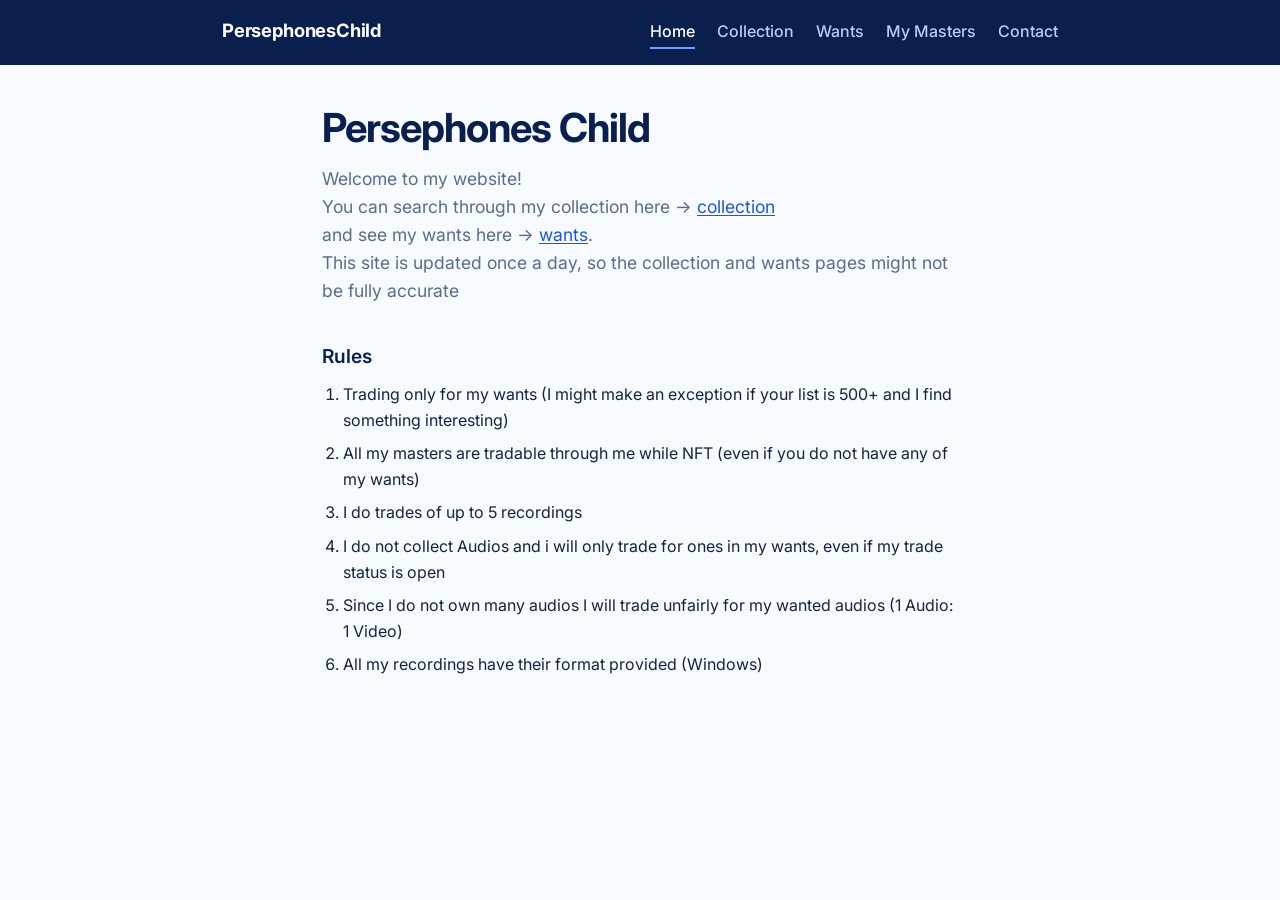
<file: index.html>
<!DOCTYPE html>
<html lang="en">
<head>
<meta charset="utf-8">
<meta name="viewport" content="width=device-width, initial-scale=1">
<title>PersephonesChild</title>
<link href="https://fonts.bunny.net/css?family=inter:400,500,600,700&amp;display=swap" rel="stylesheet">
<link rel="stylesheet" href="css/style.css">
</head>
<body data-page="home">
<header class="site-header">
  <div class="wrap header-inner">
    <a class="brand" href="index.html">PersephonesChild</a>
    <nav class="main-nav" aria-label="Main">
      <a href="index.html" data-page="home">Home</a>
      <a href="collection.html" data-page="collection">Collection</a>
      <a href="wants.html" data-page="wants">Wants</a>
      <a href="masters.html" data-page="masters">My Masters</a>
      <a href="contact.html" data-page="contact">Contact</a>
    </nav>
  </div>
</header>
<main class="wrap narrow">
  <h1>Persephones Child</h1>
  <p class="intro">Welcome to my website! 
    <br />You can search through my collection here -> <a href="collection.html">collection</a> 
    <br />and see my wants here -> <a href="wants.html">wants</a>.
    <br />This site is updated once a day, so the collection and wants pages might not be fully accurate
  </p>
  <h2>Rules</h2>
  <ol class="rules">
    <li>Trading only for my wants (I might make an exception if your list is 500+ and I find something interesting)</li>
    <li>All my masters are tradable through me while NFT (even if you do not have any of my wants)</li>
    <li>I do trades of up to 5 recordings</li>
    <li>I do not collect Audios and i will only trade for ones in my wants, even if my trade status is open</li>
    <li>Since I do not own many audios I will trade unfairly for my wanted audios (1 Audio: 1 Video)</li>
    <li>All my recordings have their format provided (Windows)</li>
  </ol>
</main>
<script src="js/app.js"></script>
</body>
</html>
</file>
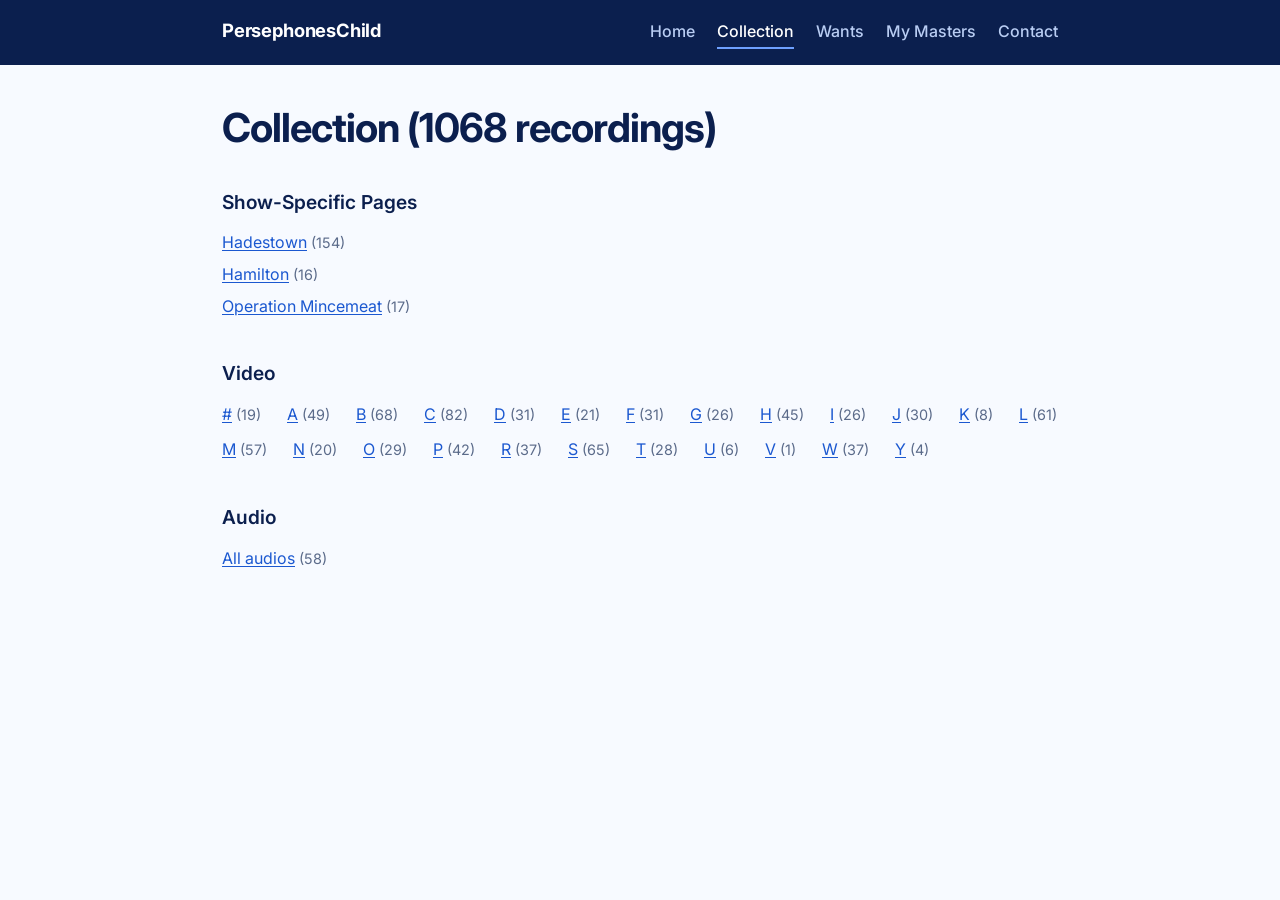
<file: collection.html>
<!DOCTYPE html>
<html lang="en">
<head>
<meta charset="utf-8">
<meta name="viewport" content="width=device-width, initial-scale=1">
<title>Collection</title>
<link href="https://fonts.bunny.net/css?family=inter:400,500,600,700&amp;display=swap" rel="stylesheet">
<link rel="stylesheet" href="css/style.css">
</head>
<body data-page="collection">
<header class="site-header">
  <div class="wrap header-inner">
    <a class="brand" href="index.html">PersephonesChild</a>
    <nav class="main-nav" aria-label="Main">
      <a href="index.html" data-page="home">Home</a>
      <a href="collection.html" data-page="collection">Collection</a>
      <a href="wants.html" data-page="wants">Wants</a>
      <a href="masters.html" data-page="masters">My Masters</a>
      <a href="contact.html" data-page="contact">Contact</a>
    </nav>
  </div>
</header>
<main class="wrap">
  <h1 id="title">Collection</h1>
  <nav class="subnav" id="subnav" aria-label="Collection sections" hidden></nav>
  <div id="landing" hidden></div>
  <div id="results" hidden>
    <div class="toolbar">
      <label class="search"><span class="sr-only">Search this page</span>
        <input type="search" id="search" placeholder="Search this page"></label>
      <span class="count" id="count" aria-live="polite"></span>
    </div>
    <p class="legend"><span class="nft-sample">Red entries</span> are NFT (not for trade).</p>
    <div id="list" class="list"><p class="status">Loading&hellip;</p></div>
  </div>
</main>
<script src="js/app.js"></script>
</body>
</html>
</file>
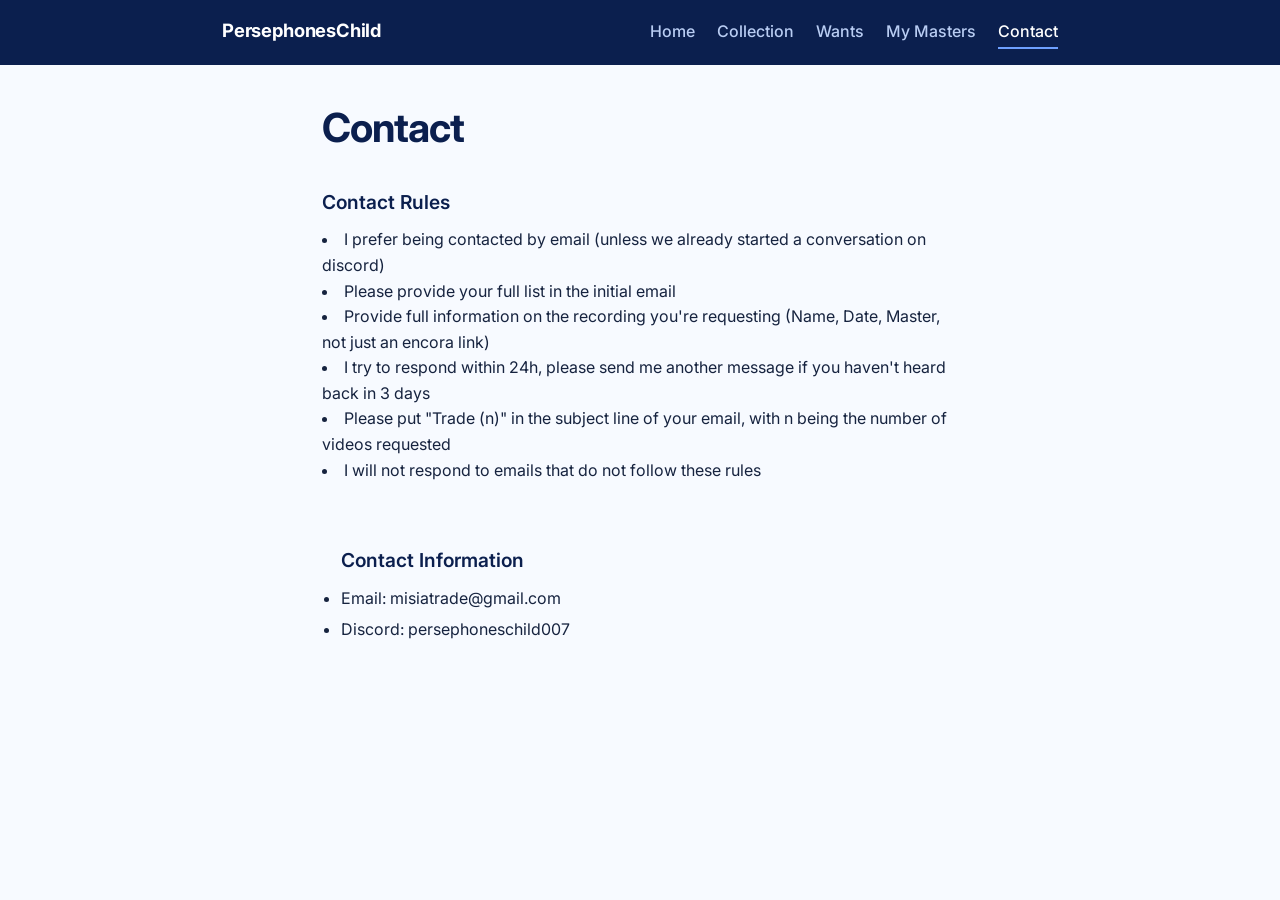
<file: contact.html>
<!DOCTYPE html>
<html lang="en">
<head>
<meta charset="utf-8">
<meta name="viewport" content="width=device-width, initial-scale=1">
<title>Contact</title>
<link href="https://fonts.bunny.net/css?family=inter:400,500,600,700&amp;display=swap" rel="stylesheet">
<link rel="stylesheet" href="css/style.css">
</head>
<body data-page="contact">
<header class="site-header">
  <div class="wrap header-inner">
    <a class="brand" href="index.html">PersephonesChild</a>
    <nav class="main-nav" aria-label="Main">
      <a href="index.html" data-page="home">Home</a>
      <a href="collection.html" data-page="collection">Collection</a>
      <a href="wants.html" data-page="wants">Wants</a>
      <a href="masters.html" data-page="masters">My Masters</a>
      <a href="contact.html" data-page="contact">Contact</a>
    </nav>
  </div>
</header>
<main class="wrap narrow">
  <h1>Contact</h1>
  <section>
    <h2>Contact Rules</h2>
    <li>I prefer being contacted by email (unless we already started a conversation on discord)</li>
    <li>Please provide your full list in the initial email</li>
    <li>Provide full information on the recording you're requesting (Name, Date, Master, not just an encora link)</li>
    <li>I try to respond within 24h, please send me another message if you haven't heard back in 3 days</li>
    <li>Please put "Trade (n)" in the subject line of your email, with n being the number of videos requested</li>
    <li>I will not respond to emails that do not follow these rules</li>
    <br/>
    <ul class="contact-list">
      <h2>Contact Information</h2>
      <li>Email: misiatrade@gmail.com</li>
      <li>Discord: persephoneschild007</li>
    </ul>
  </section>
</main>
<script src="js/app.js"></script>
</body>
</html>
</file>
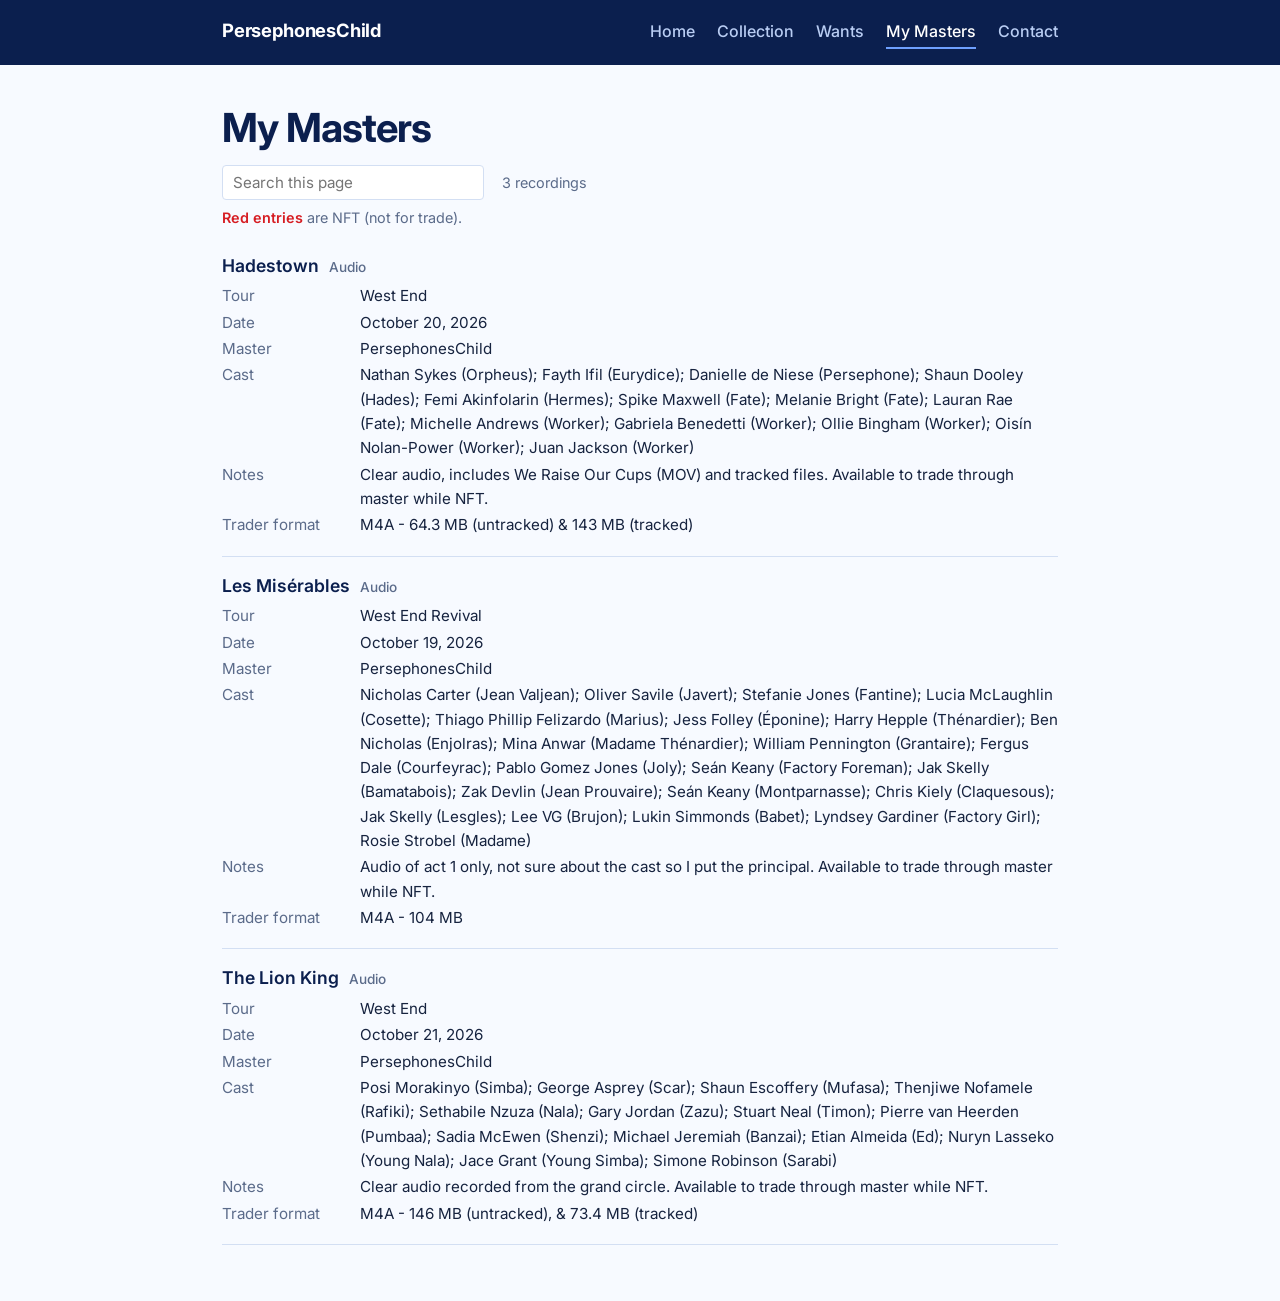
<file: masters.html>
<!DOCTYPE html>
<html lang="en">
<head>
<meta charset="utf-8">
<meta name="viewport" content="width=device-width, initial-scale=1">
<title>My Masters</title>
<link href="https://fonts.bunny.net/css?family=inter:400,500,600,700&amp;display=swap" rel="stylesheet">
<link rel="stylesheet" href="css/style.css">
</head>
<body data-page="masters">
<header class="site-header">
  <div class="wrap header-inner">
    <a class="brand" href="index.html">PersephonesChild</a>
    <nav class="main-nav" aria-label="Main">
      <a href="index.html" data-page="home">Home</a>
      <a href="collection.html" data-page="collection">Collection</a>
      <a href="wants.html" data-page="wants">Wants</a>
      <a href="masters.html" data-page="masters">My Masters</a>
      <a href="contact.html" data-page="contact">Contact</a>
    </nav>
  </div>
</header>
<main class="wrap">
  <h1>My Masters</h1>
  <div class="toolbar">
    <label class="search"><span class="sr-only">Search this page</span>
      <input type="search" id="search" placeholder="Search this page"></label>
    <span class="count" id="count" aria-live="polite"></span>
  </div>
  <p class="legend"><span class="nft-sample">Red entries</span> are NFT (not for trade).</p>
  <div id="list" class="list"><p class="status">Loading&hellip;</p></div>
</main>
<script src="js/app.js"></script>
</body>
</html>
</file>
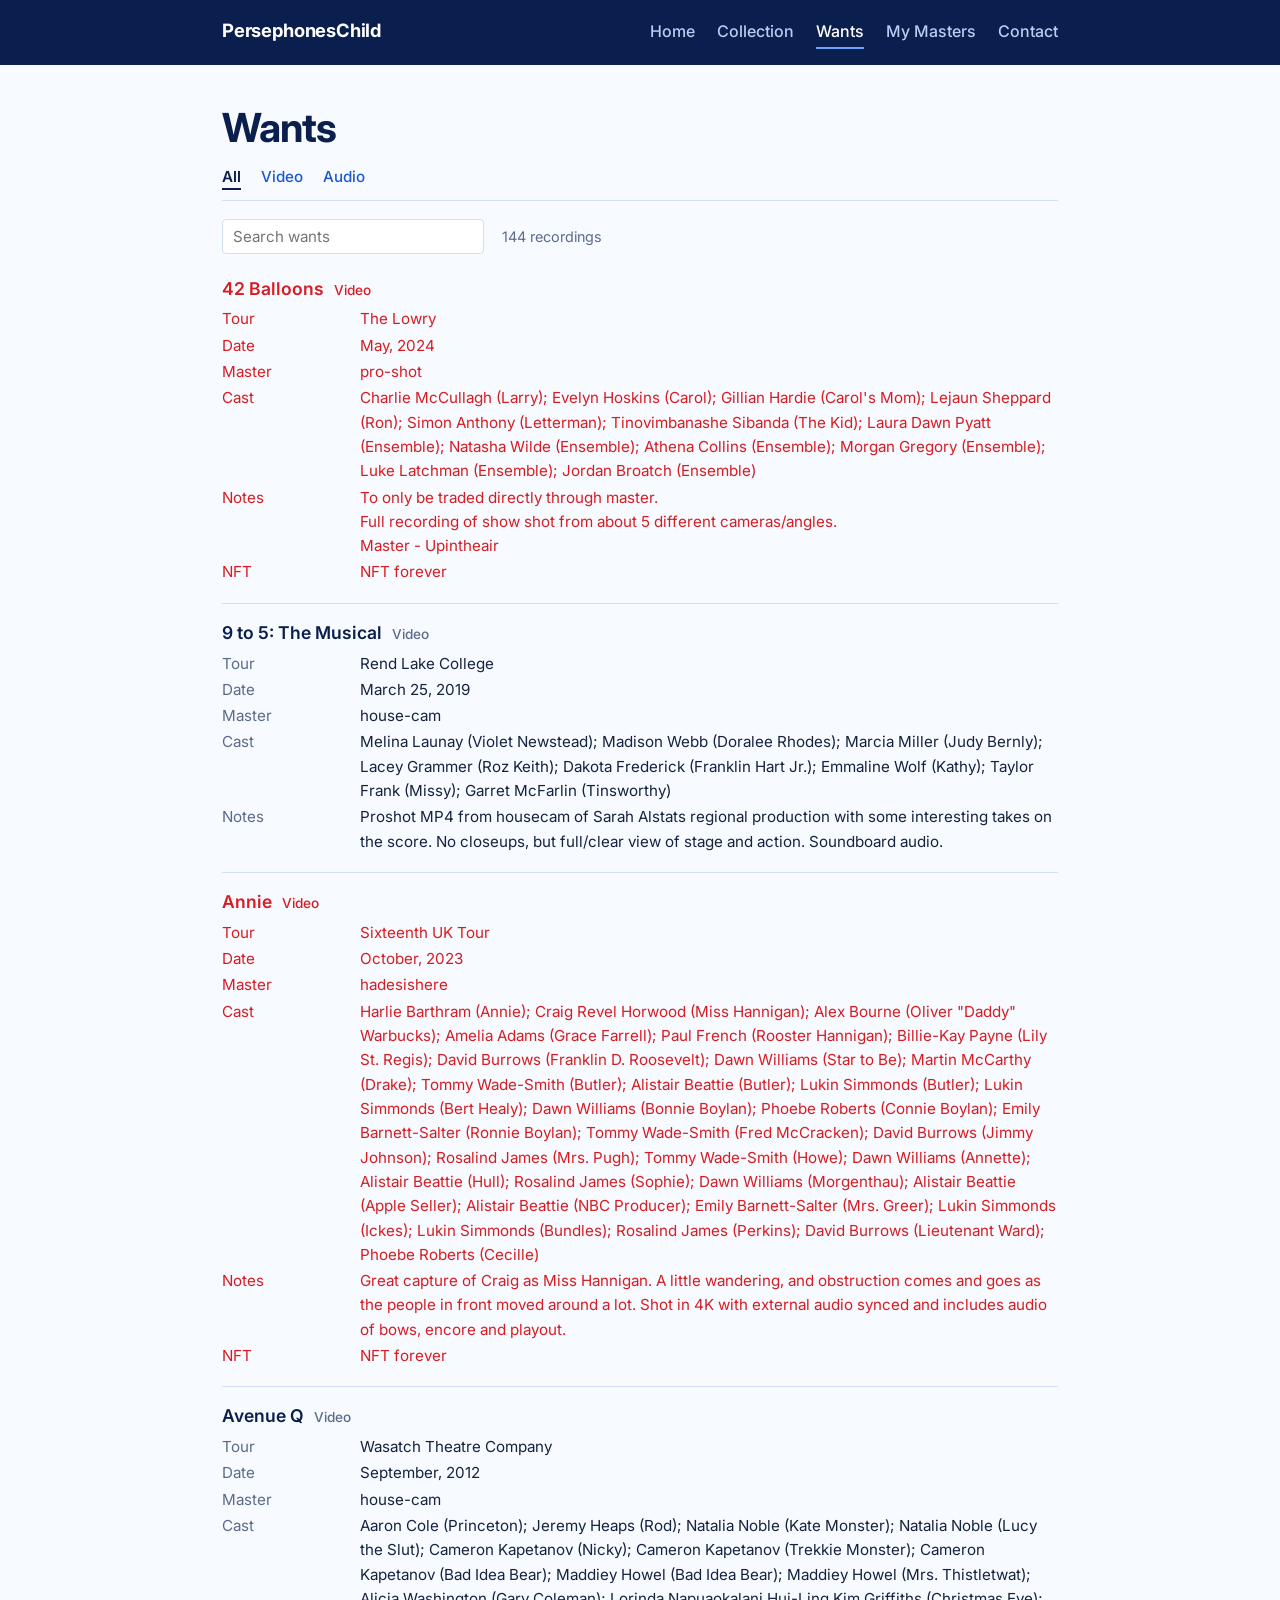
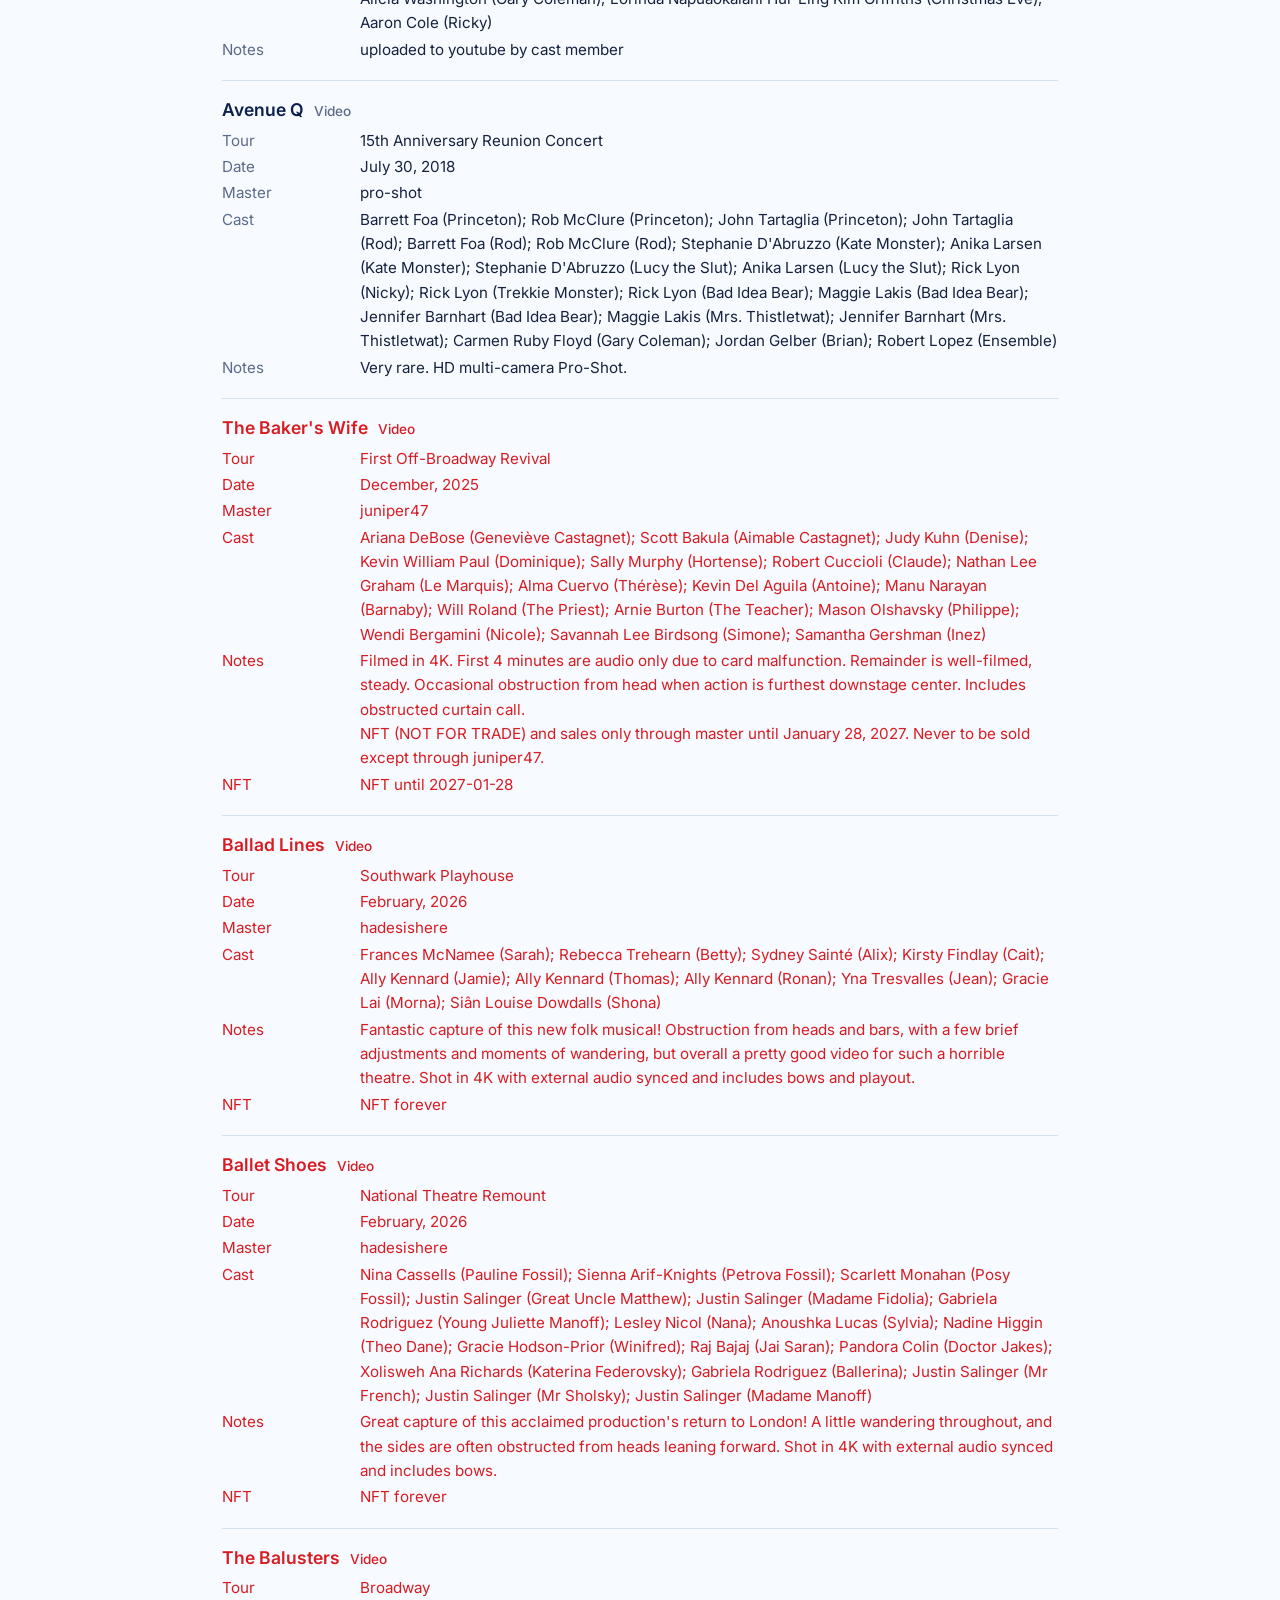
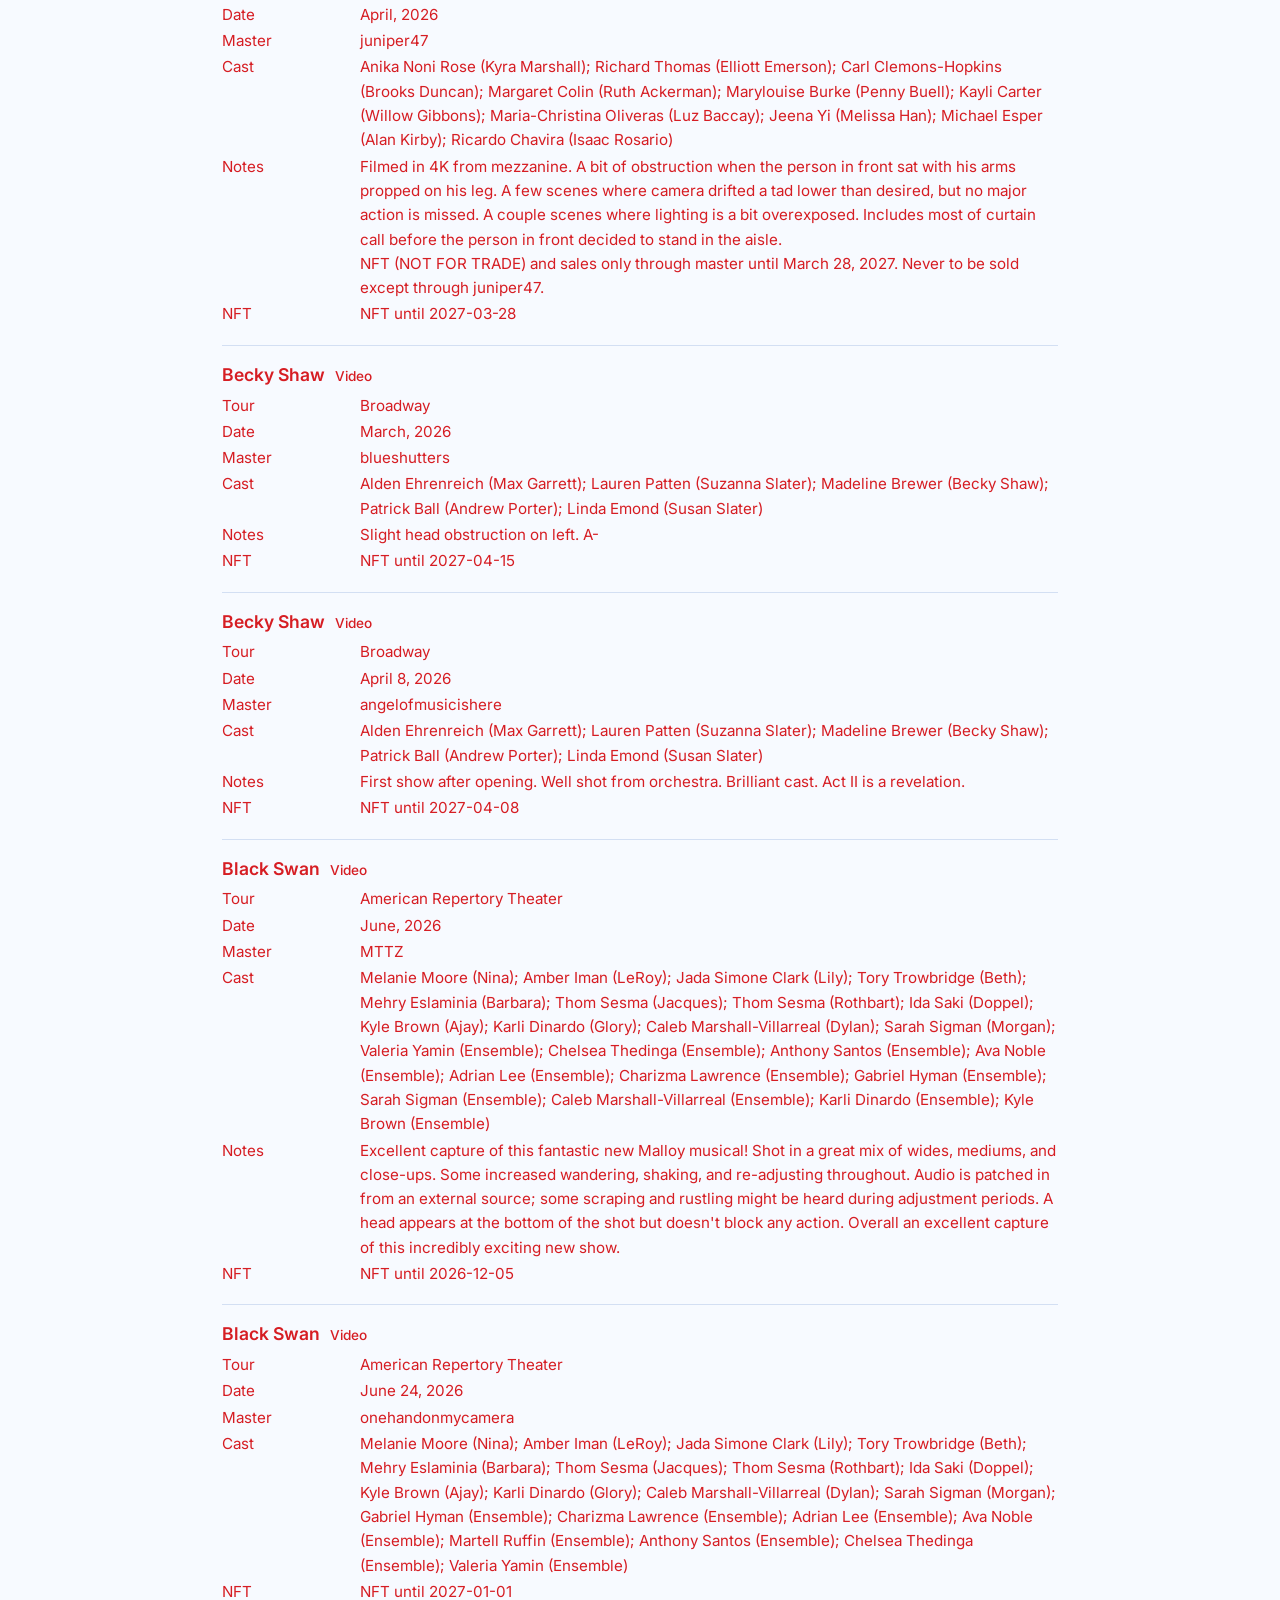
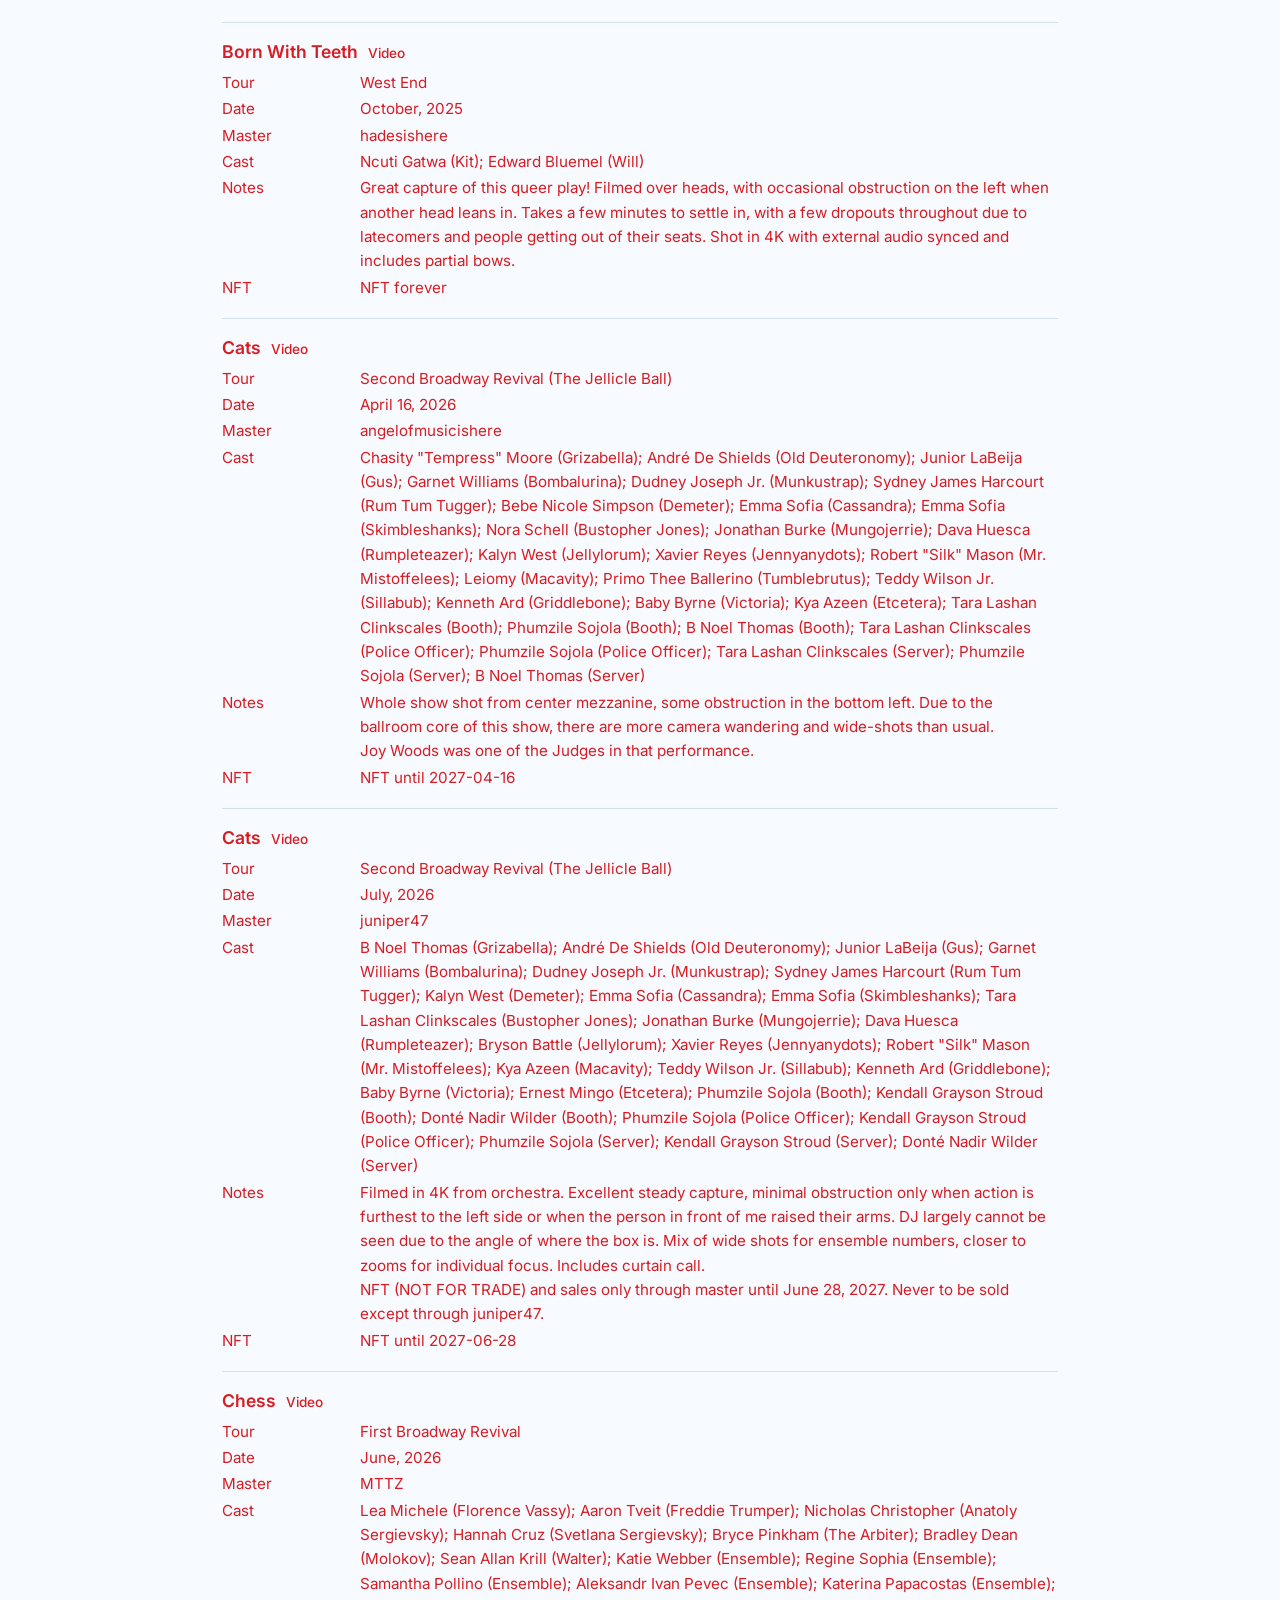
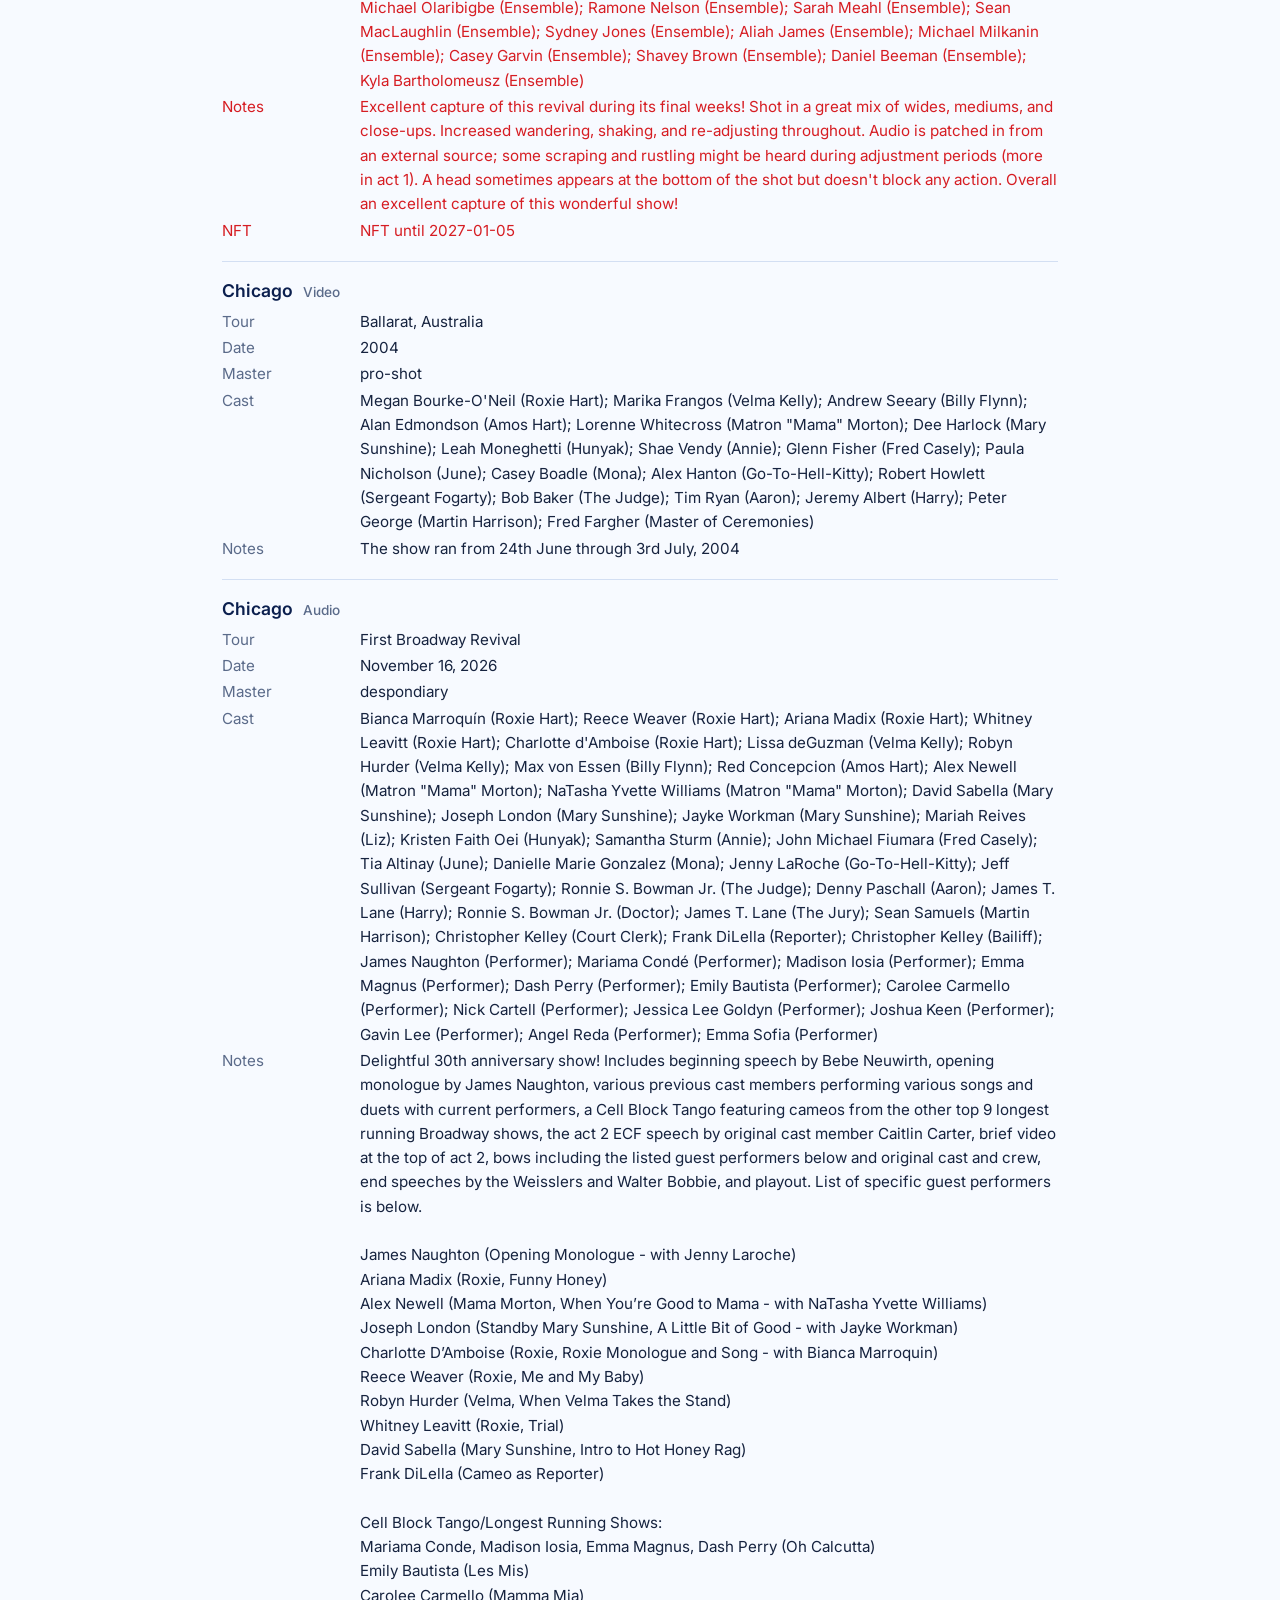
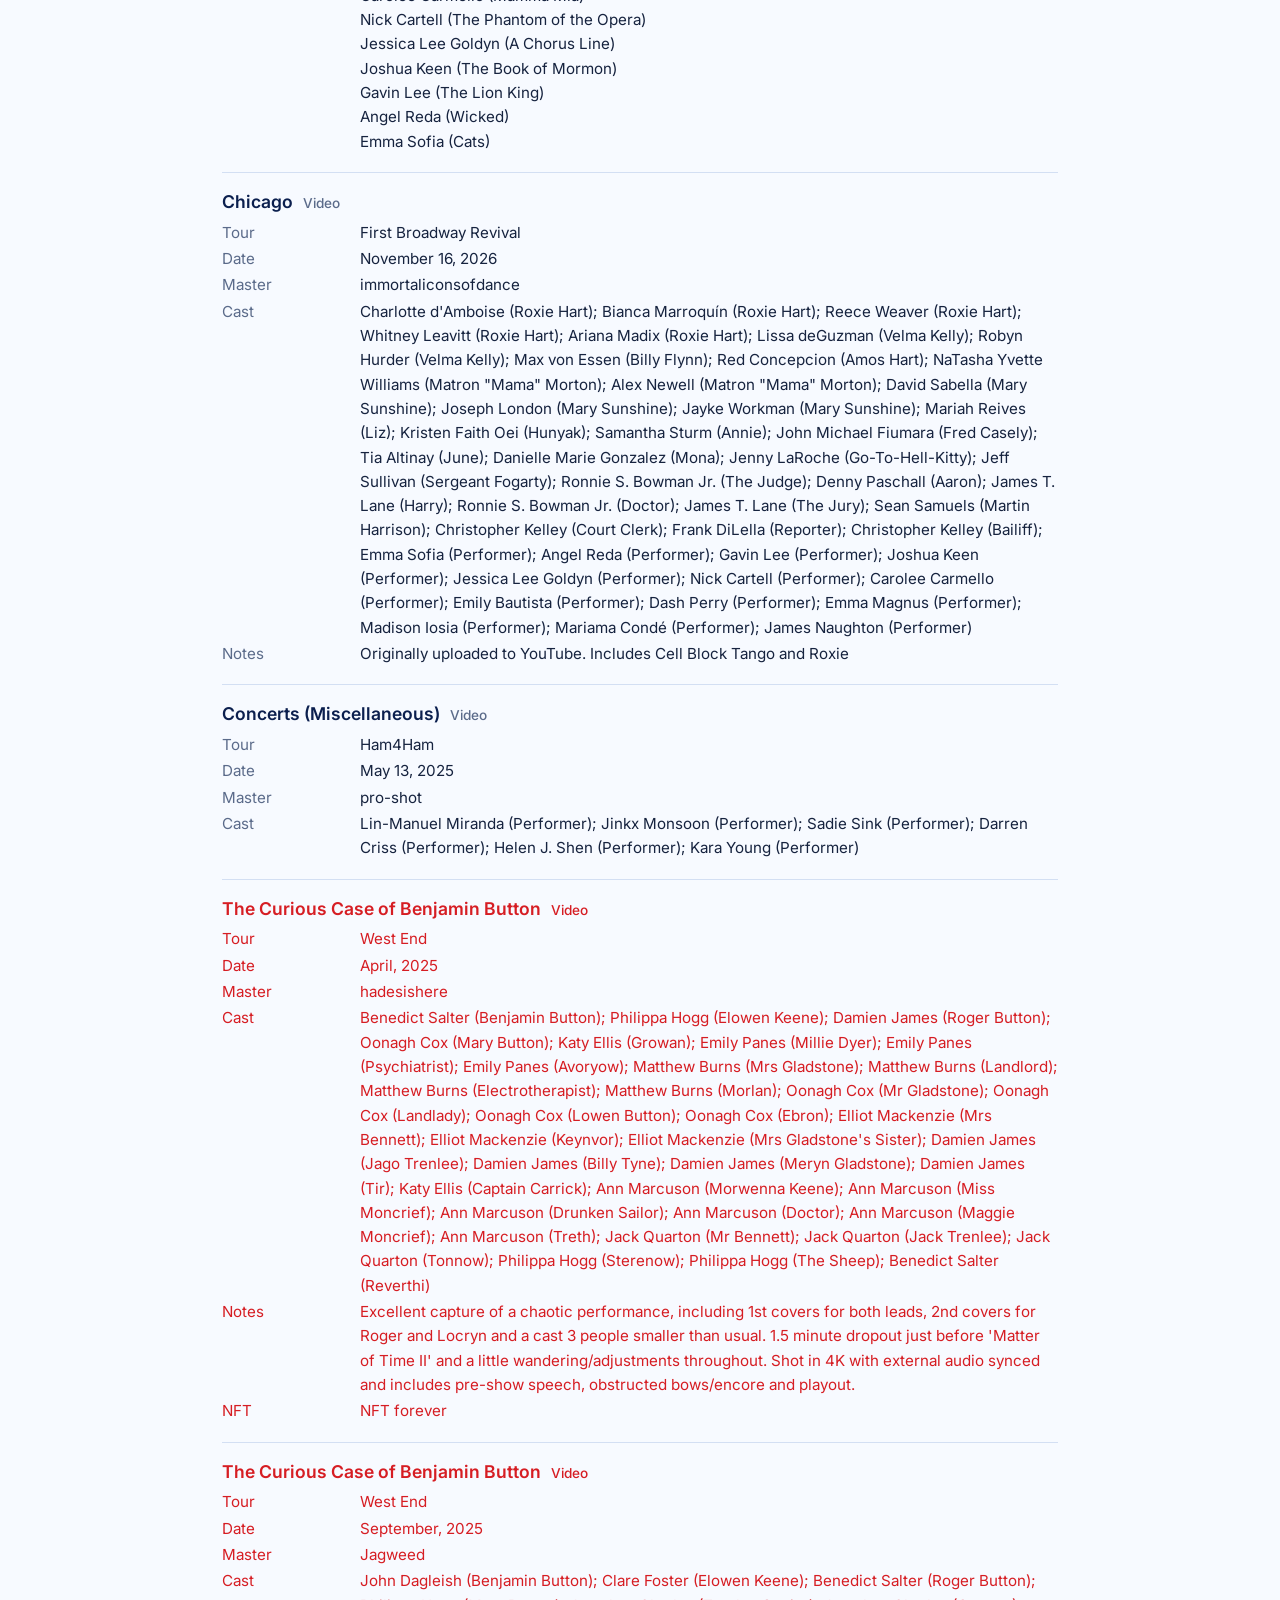
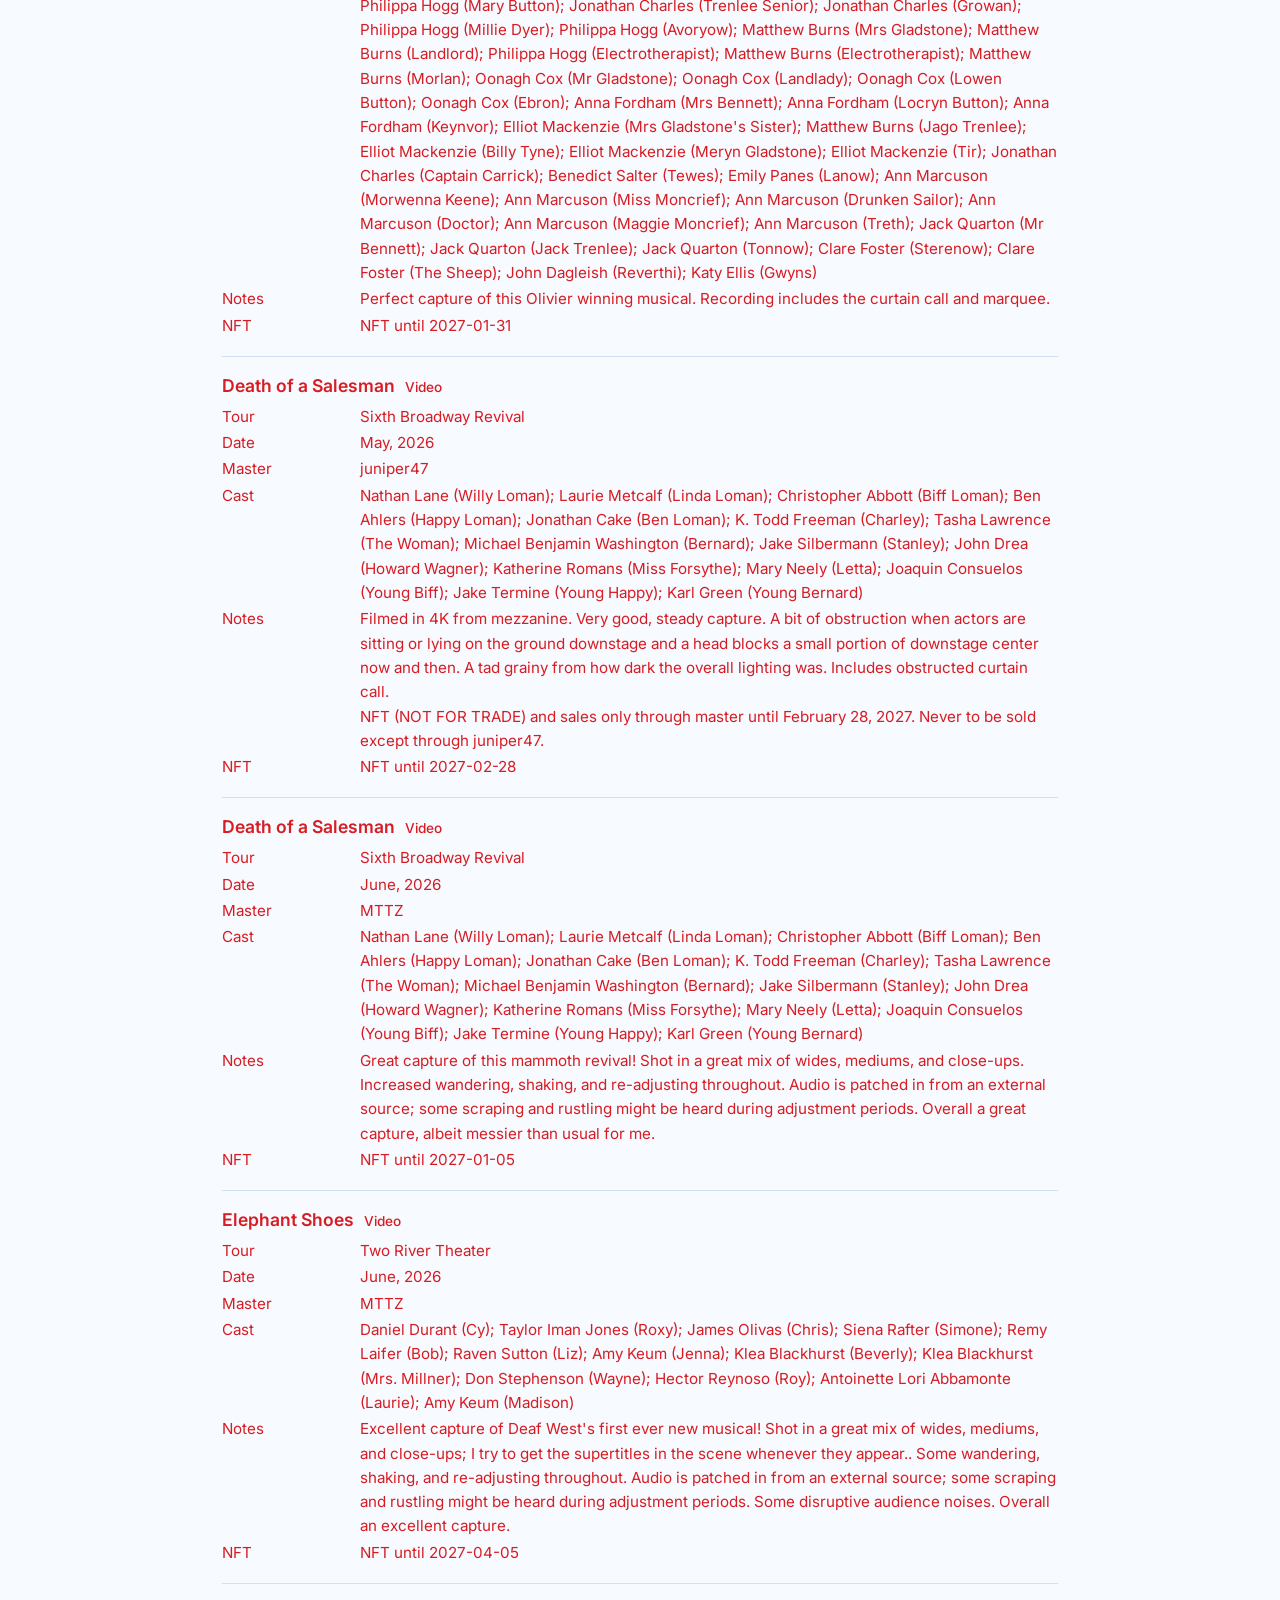
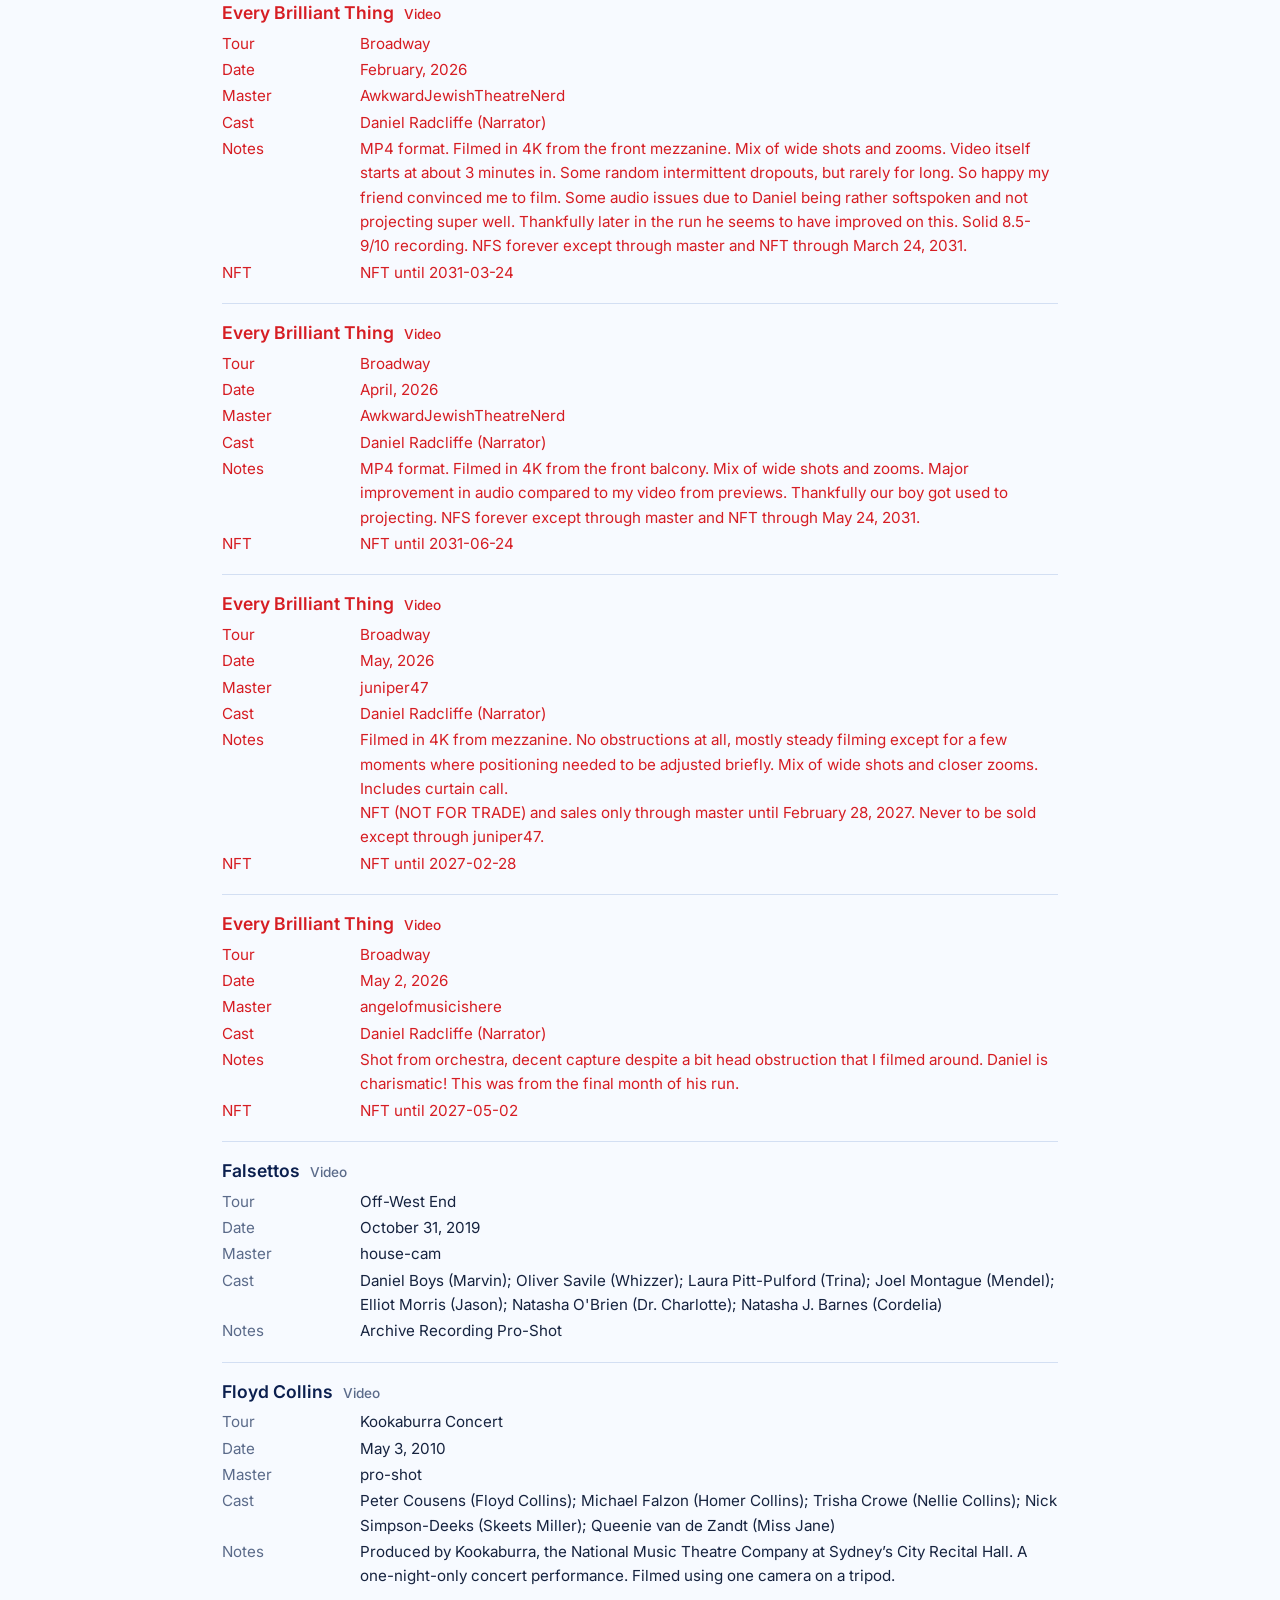
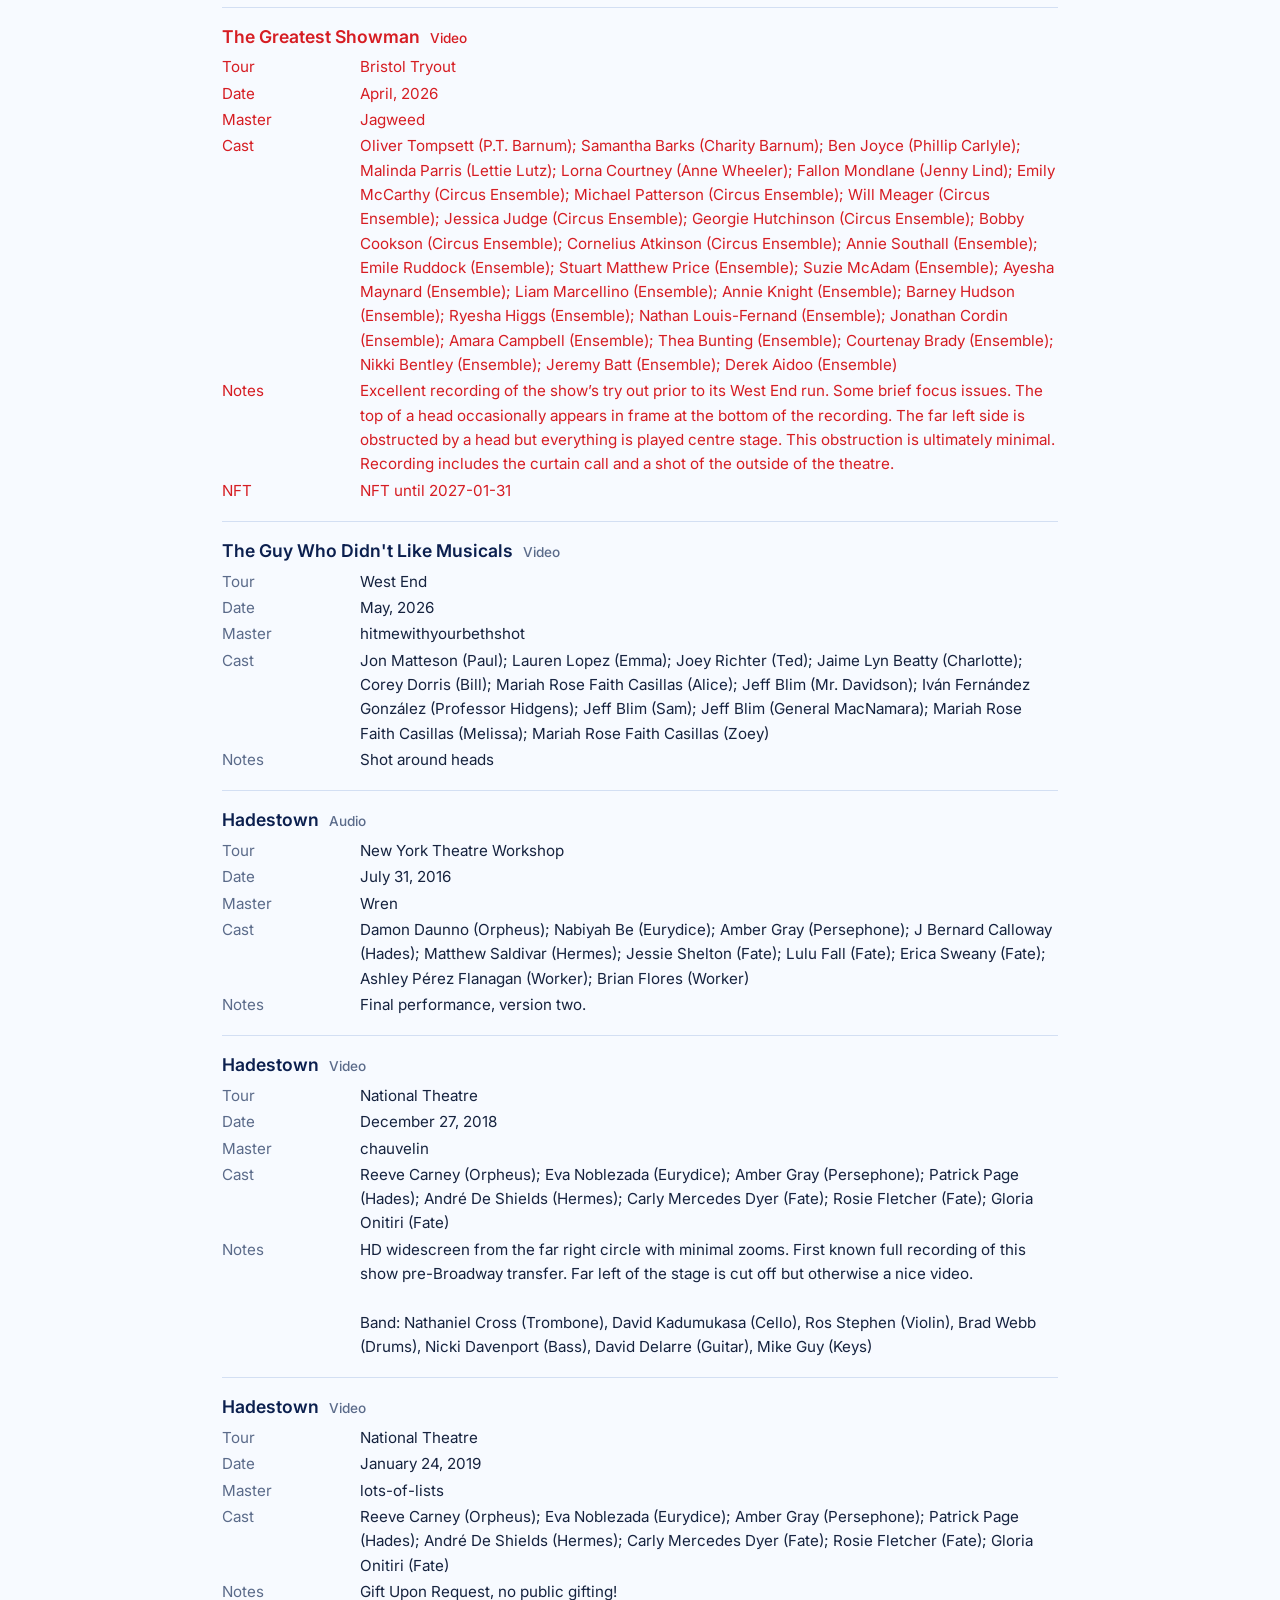
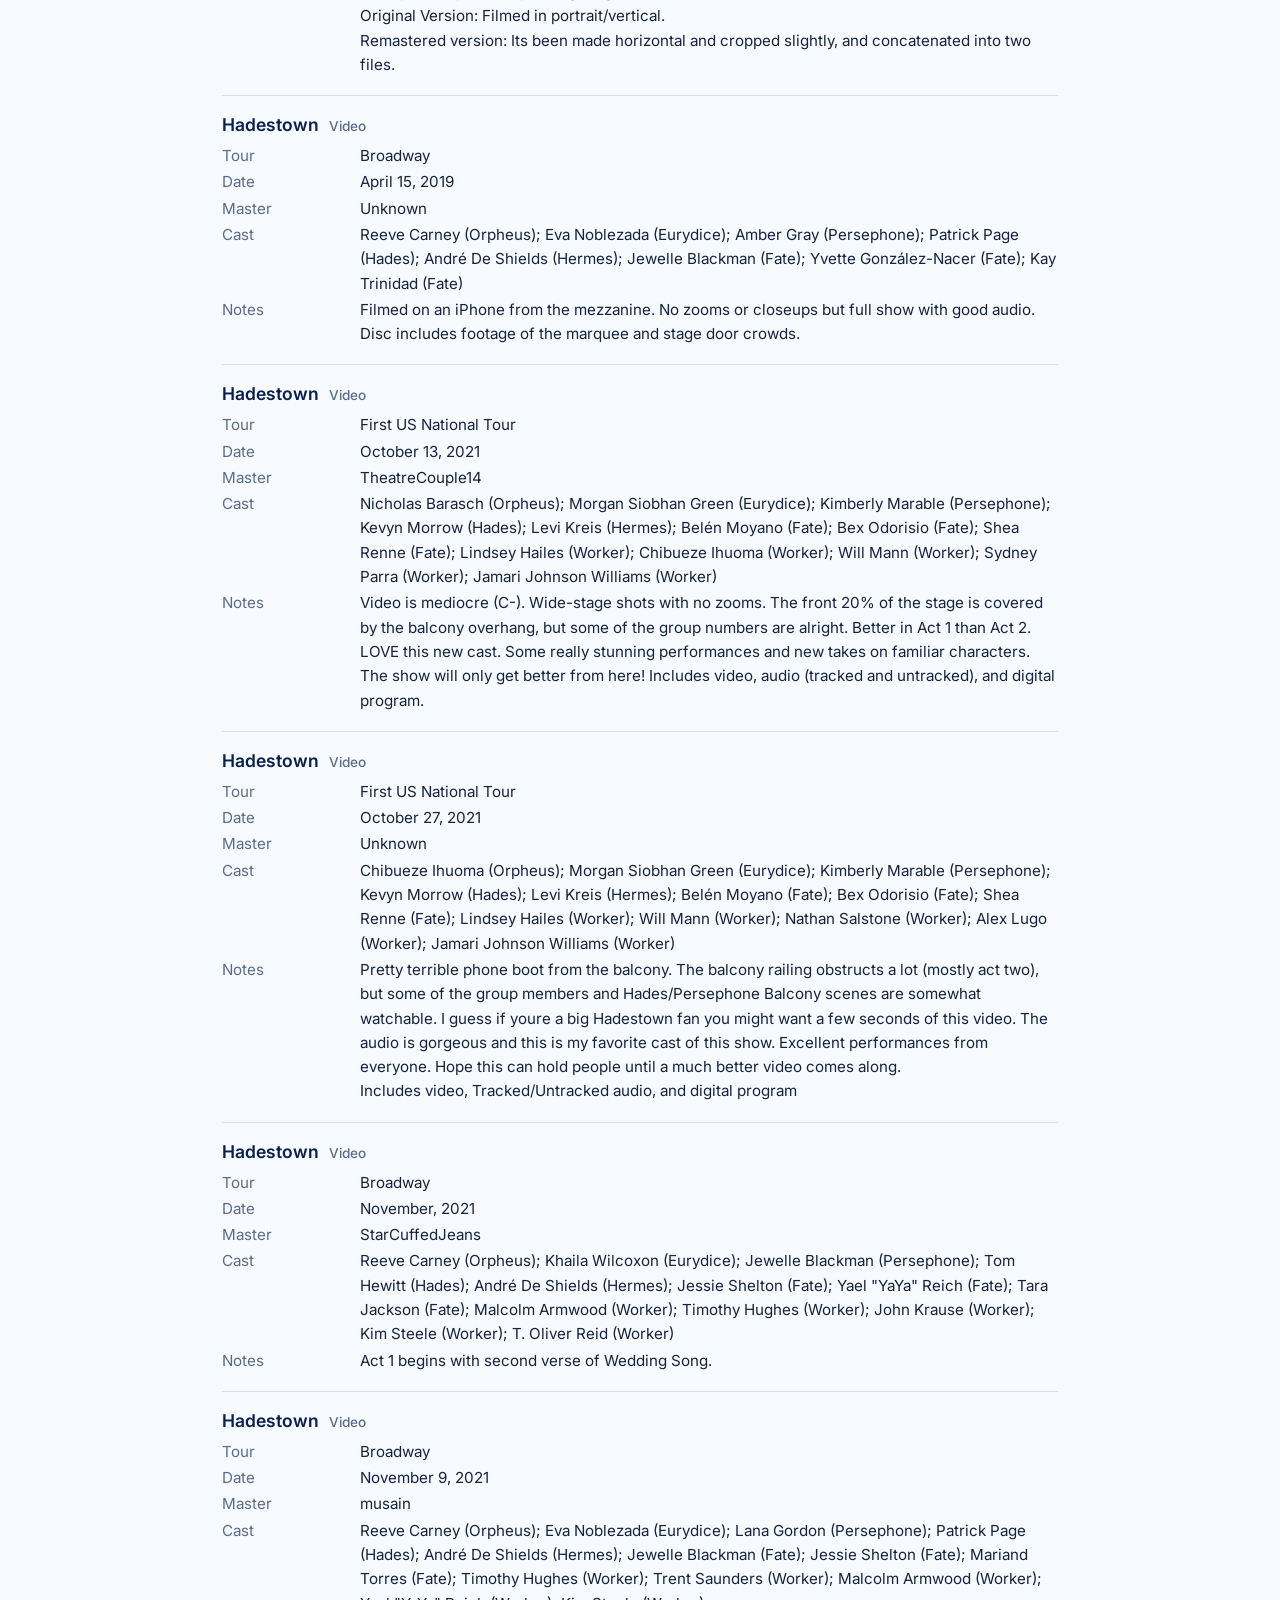
<file: wants.html>
<!DOCTYPE html>
<html lang="en">
<head>
<meta charset="utf-8">
<meta name="viewport" content="width=device-width, initial-scale=1">
<title>Wants</title>
<link href="https://fonts.bunny.net/css?family=inter:400,500,600,700&amp;display=swap" rel="stylesheet">
<link rel="stylesheet" href="css/style.css">
</head>
<body data-page="wants">
<header class="site-header">
  <div class="wrap header-inner">
    <a class="brand" href="index.html">PersephonesChild</a>
    <nav class="main-nav" aria-label="Main">
      <a href="index.html" data-page="home">Home</a>
      <a href="collection.html" data-page="collection">Collection</a>
      <a href="wants.html" data-page="wants">Wants</a>
      <a href="masters.html" data-page="masters">My Masters</a>
      <a href="contact.html" data-page="contact">Contact</a>
    </nav>
  </div>
</header>
<main class="wrap">
  <h1>Wants</h1>
  <nav class="subnav" id="subnav" aria-label="Filter wants"></nav>
  <div class="toolbar">
    <label class="search"><span class="sr-only">Search wants</span>
      <input type="search" id="search" placeholder="Search wants"></label>
    <span class="count" id="count" aria-live="polite"></span>
  </div>
  <div id="list" class="list"><p class="status">Loading&hellip;</p></div>
</main>
<script src="js/app.js"></script>
</body>
</html>
</file>
<file: css/style.css>
:root {
  --navy: #0b1f4e;
  --blue: #1b58d0;
  --blue-dark: #0f3e9d;
  --tint: #eaf1fc;
  --paper: #f7faff;
  --ink: #16233f;
  --muted: #5b6b8a;
  --line: #d3dff3;
  --nft: #d61d23;
  --font: "Inter", system-ui, -apple-system, "Segoe UI", Arial, sans-serif;
}
* { box-sizing: border-box; }
html { -webkit-text-size-adjust: 100%; }
body { margin: 0; background: var(--paper); color: var(--ink); font: 400 16px/1.6 var(--font); }
.wrap { max-width: 880px; margin: 0 auto; padding: 0 22px; }
.narrow { max-width: 680px; }
.sr-only { position: absolute; width: 1px; height: 1px; overflow: hidden; clip: rect(0 0 0 0); white-space: nowrap; }
a { color: var(--blue); text-underline-offset: 2px; }
a:hover { color: var(--blue-dark); }
:focus-visible { outline: 2px solid var(--blue); outline-offset: 2px; }
code { background: var(--tint); padding: 1px 5px; border-radius: 3px; font-size: 0.9em; }

.site-header { background: var(--navy); }
.header-inner { display: flex; flex-wrap: wrap; align-items: baseline; justify-content: space-between; gap: 6px 28px; padding-top: 16px; padding-bottom: 16px; }
.brand { color: #fff; font-weight: 700; font-size: 1.15rem; text-decoration: none; letter-spacing: -0.01em; }
.main-nav { display: flex; flex-wrap: wrap; gap: 4px 22px; }
.main-nav a { color: #b9cdf3; text-decoration: none; font-weight: 500; padding: 2px 0; border-bottom: 2px solid transparent; }
.main-nav a:hover { color: #fff; }
.main-nav a.active { color: #fff; border-bottom-color: #6ea0ff; }

h1 { font-size: clamp(1.9rem, 4.5vw, 2.5rem); font-weight: 700; letter-spacing: -0.025em; line-height: 1.15; color: var(--navy); margin: 40px 0 14px; }
h2 { font-size: 1.2rem; font-weight: 600; color: var(--navy); margin: 36px 0 10px; }
.intro { font-size: 1.1rem; color: var(--muted); margin: 0 0 8px; }
.rules { padding-left: 1.3em; margin: 0 0 48px; }
.rules li { margin-bottom: 8px; }
.contact-list { padding-left: 1.2em; }
.contact-list li { margin-bottom: 6px; }

.subnav { display: flex; flex-wrap: wrap; gap: 6px 20px; margin: 0 0 18px; padding-bottom: 10px; border-bottom: 1px solid var(--line); }
.subnav a, .subnav button { font: 500 0.95rem var(--font); background: none; border: 0; border-bottom: 2px solid transparent; padding: 2px 0; color: var(--blue); text-decoration: none; cursor: pointer; }
.subnav a:hover, .subnav button:hover { color: var(--navy); }
.subnav a.active, .subnav button.active { color: var(--navy); font-weight: 600; border-bottom-color: var(--navy); }

.toolbar { display: flex; flex-wrap: wrap; align-items: center; gap: 8px 18px; margin-bottom: 6px; }
.search input { font: 400 0.95rem var(--font); width: min(320px, 100%); padding: 7px 10px; border: 1px solid var(--line); border-radius: 4px; background: #fff; color: var(--ink); }
.count { color: var(--muted); font-size: 0.9rem; }
.legend { color: var(--muted); font-size: 0.9rem; margin: 0 0 8px; }
.nft-sample { color: var(--nft); font-weight: 600; }

.list { margin-bottom: 56px; }
.status { color: var(--muted); padding: 16px 0; }
.entry { padding: 18px 0; border-bottom: 1px solid var(--line); }
.entry-head { display: flex; flex-wrap: wrap; align-items: baseline; gap: 2px 10px; margin-bottom: 6px; }
.entry h3 { margin: 0; font-size: 1.1rem; font-weight: 600; color: var(--navy); line-height: 1.3; }
.badge { font-size: 0.85rem; color: var(--muted); font-weight: 500; }
.entry dl { margin: 0; display: grid; grid-template-columns: 8em 1fr; gap: 2px 16px; font-size: 0.95rem; }
.entry dt { color: var(--muted); }
.entry dd { margin: 0; overflow-wrap: anywhere; white-space: pre-line; }
.entry-link { margin: 8px 0 0; font-size: 0.92rem; }

[hidden] { display: none !important; }
.link-list { list-style: none; margin: 0 0 8px; padding: 0; }
.link-list li { padding: 3px 0; }
.link-list .n { color: var(--muted); font-size: 0.9rem; }
.link-list.letters { display: flex; flex-wrap: wrap; gap: 4px 26px; }

/* NFT: red text, nothing else changes */
.entry.nft, .entry.nft h3, .entry.nft dt, .entry.nft dd, .entry.nft .badge, .entry.nft a { color: var(--nft); }

.site-footer { border-top: 1px solid var(--line); color: var(--muted); padding: 18px 0; font-size: 0.88rem; }

@media (max-width: 560px) {
  .entry dl { grid-template-columns: 1fr; gap: 0; }
  .entry dt { margin-top: 6px; font-size: 0.85rem; }
}
</file>
